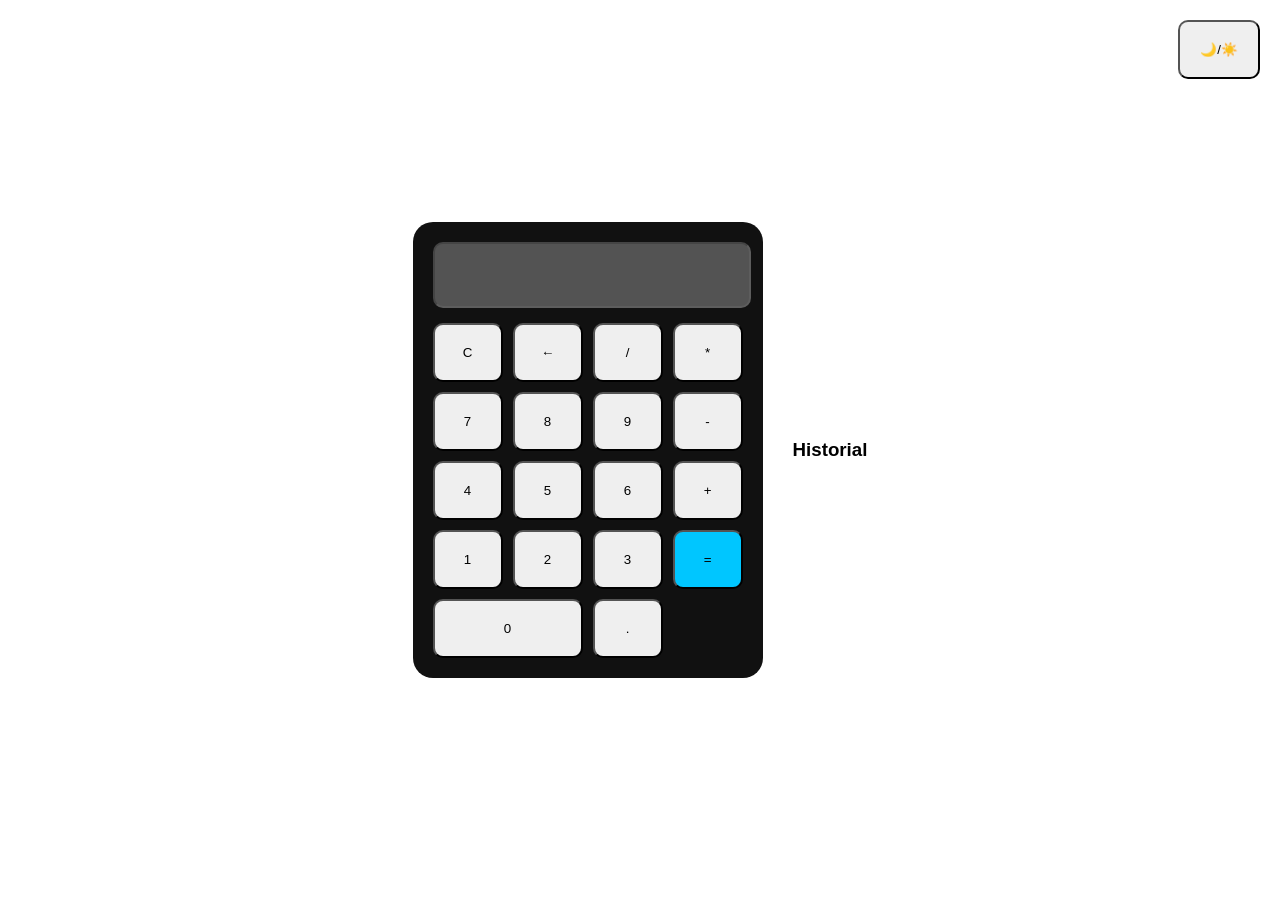
<file: calculadora/index.html>
<!DOCTYPE html>
<html lang="es">
<head>
    <meta charset="UTF-8">
    <title>Calculadora ULTRA PRO</title>
    <link rel="stylesheet" href="estilos.css">
</head>
<body>

<div class="contenedor">

    <button class="modo" onclick="cambiarModo()">🌙/☀️</button>

    <div class="calculadora">
        <input type="text" id="pantalla" disabled>

        <div class="botones">
            <button onclick="limpiar()">C</button>
            <button onclick="borrar()">←</button>
            <button onclick="agregar('/')">/</button>
            <button onclick="agregar('*')">*</button>

            <button onclick="agregar('7')">7</button>
            <button onclick="agregar('8')">8</button>
            <button onclick="agregar('9')">9</button>
            <button onclick="agregar('-')">-</button>

            <button onclick="agregar('4')">4</button>
            <button onclick="agregar('5')">5</button>
            <button onclick="agregar('6')">6</button>
            <button onclick="agregar('+')">+</button>

            <button onclick="agregar('1')">1</button>
            <button onclick="agregar('2')">2</button>
            <button onclick="agregar('3')">3</button>
            <button onclick="calcular()" class="igual">=</button>

            <button onclick="agregar('0')" class="cero">0</button>
            <button onclick="agregar('.')">.</button>
        </div>
    </div>

    <div class="historial">
        <h3>Historial</h3>
        <ul id="lista"></ul>
    </div>

</div>

<script src="script.js"></script>

</body>
</html>
</file>
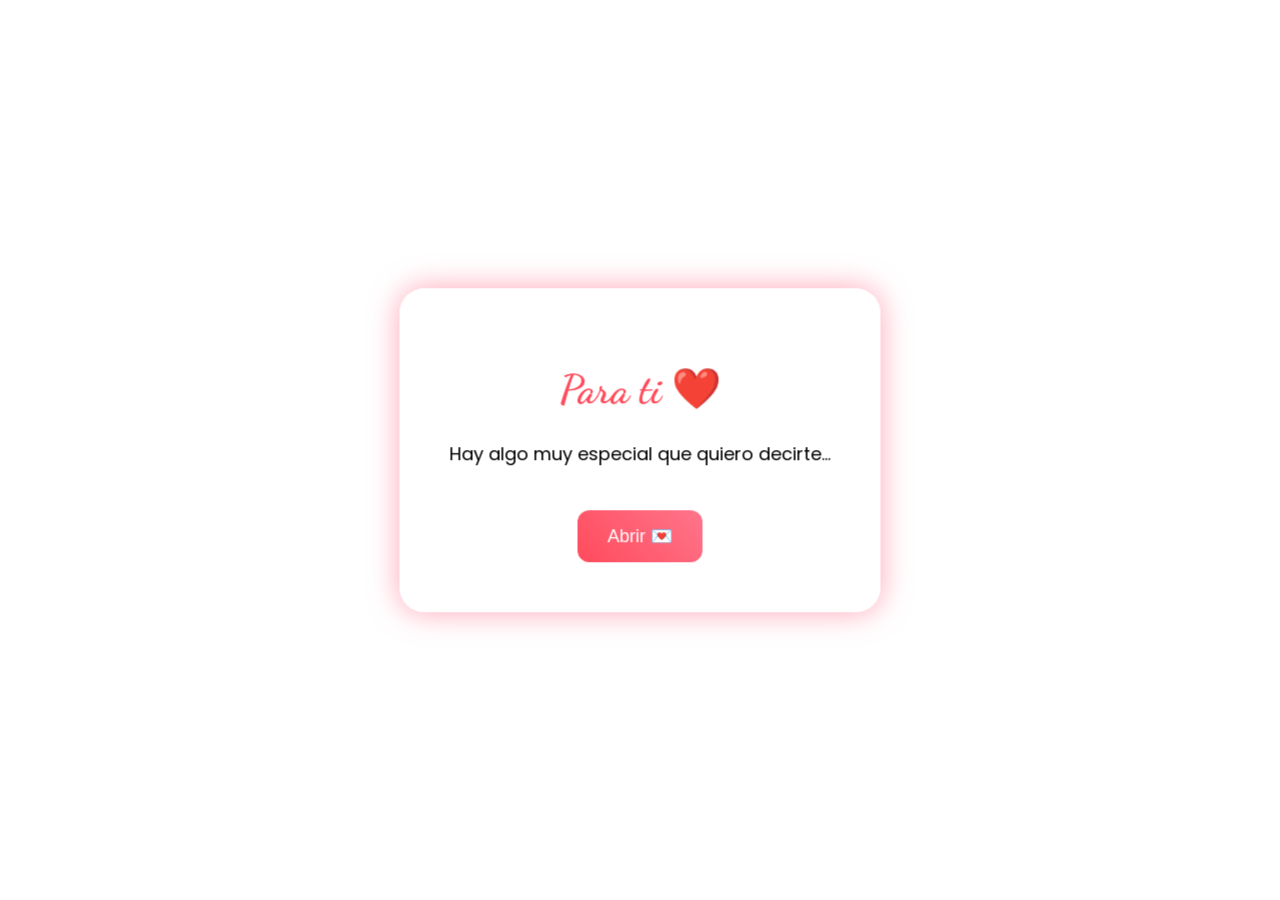
<file: carta.romantica/index.html>
<!DOCTYPE html>
<html lang="es">
<head>
    <meta charset="UTF-8">
    <title>Para alguien especial ❤️</title>

    <!-- Fuente bonita -->
    <link href="https://fonts.googleapis.com/css2?family=Dancing+Script:wght@600&family=Poppins&display=swap" rel="stylesheet">

    <link rel="stylesheet" href="estilos.css">
</head>
<body>

<div class="carta">
    <h1>Para ti ❤️</h1>
    <p id="mensaje">Hay algo muy especial que quiero decirte...</p>

    <button onclick="mostrarMensaje()">Abrir 💌</button>
</div>

<audio id="musica" loop>
    <source src="https://www.soundhelix.com/examples/mp3/SoundHelix-Song-2.mp3" type="audio/mpeg">
</audio>

<div id="corazones"></div>

<script src="script.js"></script>

</body>
</html>
</file>
<file: calculadora/estilos.css>
body {
    margin: 0;
    font-family: Arial;
    transition: 0.3s;
}

body.oscuro {
    background: #0f2027;
    color: white;
}

body.claro {
    background: #f4f4f4;
    color: black;
}

.contenedor {
    display: flex;
    justify-content: center;
    align-items: center;
    height: 100vh;
    gap: 30px;
}

.calculadora {
    background: #111;
    padding: 20px;
    border-radius: 20px;
}

#pantalla {
    width: 100%;
    height: 60px;
    font-size: 24px;
    text-align: right;
    margin-bottom: 15px;
    border-radius: 10px;
}

.botones {
    display: grid;
    grid-template-columns: repeat(4, 70px);
    gap: 10px;
}

button {
    padding: 20px;
    border-radius: 10px;
    cursor: pointer;
    transition: 0.2s;
}

button:hover {
    transform: scale(1.1);
}

button:active {
    transform: scale(0.9);
}

.igual {
    background: #00c6ff;
}

.cero {
    grid-column: span 2;
}

.historial {
    max-height: 300px;
    overflow-y: auto;
}

.modo {
    position: absolute;
    top: 20px;
    right: 20px;
}
</file>
<file: carta.romantica/estilos.css>
body {
    margin: 0;
    font-family: 'Poppins', sans-serif;
    background: linear-gradient(to right, #ff9a9e, #fad0c4, #fad0c4);
    overflow: hidden;
}

/* Carta */
.carta {
    position: absolute;
    top: 50%;
    left: 50%;
    transform: translate(-50%, -50%);
    background: rgba(255,255,255,0.85);
    padding: 50px;
    border-radius: 25px;
    text-align: center;
    box-shadow: 0 0 30px rgba(255, 105, 135, 0.6);
    backdrop-filter: blur(10px);
}

/* Título */
h1 {
    font-family: 'Dancing Script', cursive;
    font-size: 40px;
    color: #ff4b5c;
}

/* Texto */
#mensaje {
    font-size: 18px;
    margin-top: 20px;
}

/* Botón */
button {
    margin-top: 25px;
    padding: 15px 30px;
    border: none;
    background: linear-gradient(45deg, #ff4b5c, #ff758c);
    color: white;
    font-size: 18px;
    border-radius: 12px;
    cursor: pointer;
    transition: 0.3s;
}

button:hover {
    transform: scale(1.1);
    box-shadow: 0 0 15px pink;
}

/* Corazones */
.corazon {
    position: absolute;
    color: #ff4b5c;
    animation: caer 6s linear infinite;
}

@keyframes caer {
    0% { transform: translateY(-10vh); opacity: 1; }
    100% { transform: translateY(110vh); opacity: 0; }
}
</file>
